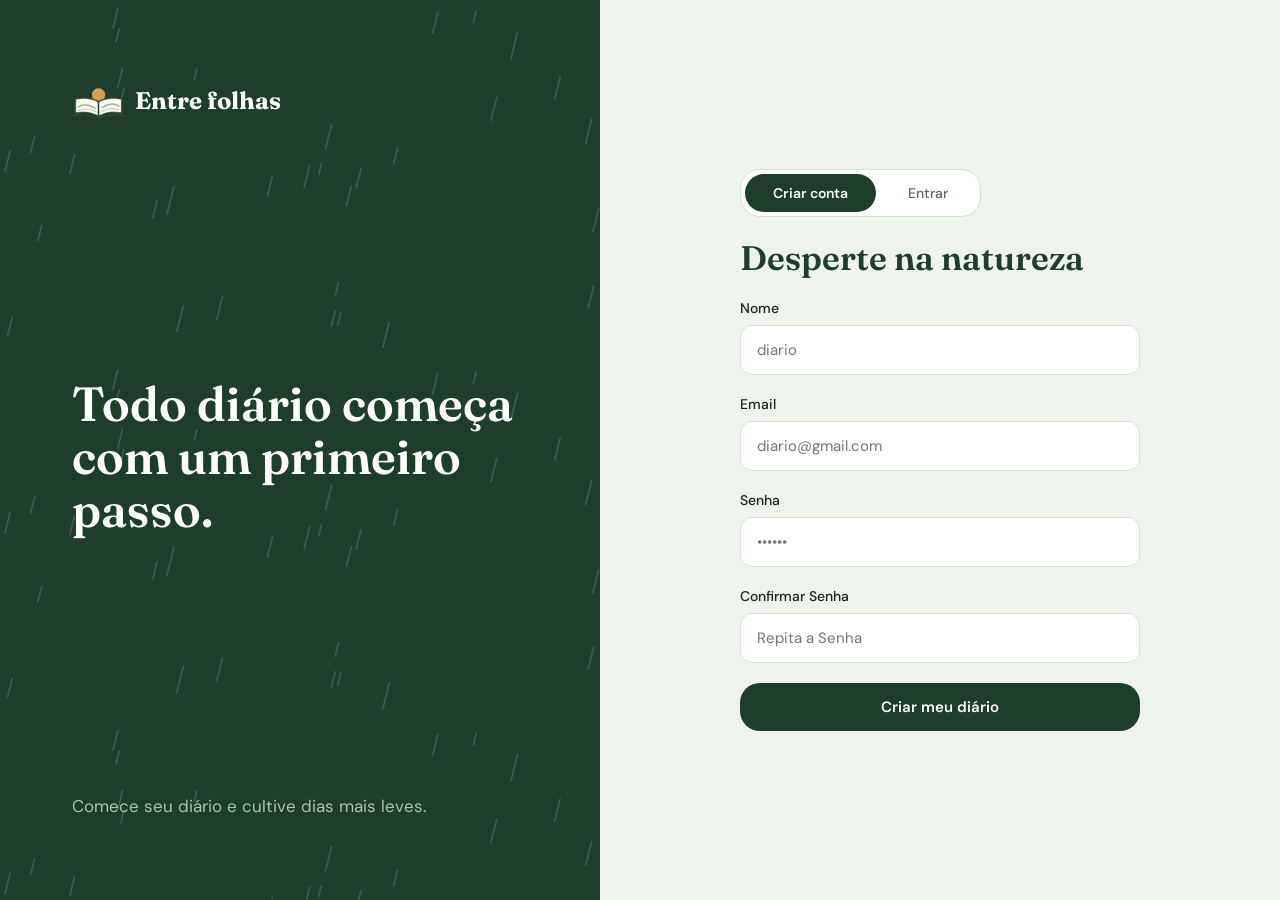
<file: HTML/cadastro.html>
<!DOCTYPE html>
<html lang="pt-BR">

<head>
    <meta charset="UTF-8">
    <meta name="viewport" content="width=device-width, initial-scale=1.0">
    <link rel="stylesheet" href="../CSS/cadastro.css">
    <link rel="icon" type="image/png" href="../imagens/logo-sol-no-livro.png">
    <link rel="preconnect" href="https://fonts.googleapis.com">
    <link
        href="https://fonts.googleapis.com/css2?family=DM+Sans:wght@400;500;600&family=Fraunces:ital,wght@0,600;1,400&display=swap"
        rel="stylesheet">
    <title>Cadastro | Entre folhas</title>
</head>

<body>
    <header class="painel">
        <div class="logo">
            <a href="index.html">
                <img src="../imagens/logo-sol-no-livro.png" alt="Logo: livro aberto com um sol">
                <strong>Entre folhas</strong>
            </a>
        </div>
        <h1>Todo diário começa <br> com um primeiro <br> passo.</h1>
        <span>Comece seu diário e cultive dias mais leves.</span>
    </header>

    <div class="area-formulario">
        <section class="formulario">
            <ul class="abas">
                <li><a class="aba aba-ativa" href="cadastro.html">Criar conta</a></li>
                <li><a class="aba" href="login.html">Entrar</a></li>
            </ul>
            <h2>Desperte na natureza</h2>
            <div class="campo">
                <label for="ipt_nome">Nome</label>
                <input type="text" id="ipt_nome" placeholder="diario">
            </div>
            <div class="campo">
                <label for="ipt_email">Email</label>
                <input type="text" id="ipt_email" placeholder="diario@gmail.com">
                <div class="mensagem-erro" id="email"></div>
            </div>
            <div class="campo">
                <label for="ipt_senha">Senha</label>
                <input type="password" id="ipt_senha" placeholder="••••••">
                <div class="mensagem-erro" id="senha"></div>
            </div>
            <div class="campo">
                <label for="ipt_confirmarSenha">Confirmar Senha</label>
                <input type="password" id="ipt_confirmarSenha" placeholder="Repita a Senha">
                <div class="mensagem-erro" id="confirmarSenha"></div>
            </div>
            <button class="botao-principal" onclick="Cadastro()">Criar meu diário</button>
            <div id="status_cadastro"></div>
        </section>
    </div>
    </body>
    </html>
    <script>
        let usuarios = [];
        function Cadastro() {
            let cadastro = {
                nome: ipt_nome.value,
                email: ipt_email.value,
                senha: ipt_senha.value,
                confirmarSenha: ipt_confirmarSenha.value
            }
            let maiusculas = ['A', 'B', 'C', 'D', 'E', 'F', 'G', 'H', 'I', 'J', 'K', 'L', 'M', 'N', 'O', 'P', 'Q', 'R', 'S', 'T', 'U', 'V', 'W', 'X', 'Y', 'Z'];
            let caracteres = ['!', '@', '#', '$', '%', '^', '&', '*', '(', ')', '-', '_', '=', '+', '[', ']', '{', '}', ';', ':', ',', '.', '?'];
            let email_arroba = cadastro.email.indexOf('@');
            let temMaiuscula = false;
            let temCaractere = false;

            for (let i = 0; i < cadastro.senha.length; i++) {
                let letraAtual = cadastro.senha[i];

                if (maiusculas.includes(letraAtual)) {
                    temMaiuscula = true;
                }
                if (caracteres.includes(letraAtual)) {
                    temCaractere = true;
                }

            }

            ipt_email.classList.remove('ativo');
            ipt_senha.classList.remove('ativo');
            ipt_confirmarSenha.classList.remove('ativo');
            email.textContent = ""
            senha.textContent = ""
            confirmarSenha.textContent = ""
            status_cadastro.textContent = ""
            status_cadastro.classList.remove('erro');

            if (cadastro.nome == "" || cadastro.email == "" || cadastro.senha == "" || cadastro.confirmarSenha == "") {
                status_cadastro.classList.add('erro');
                status_cadastro.textContent = "Preencha todos os campos"
            } else if (email_arroba < 0) {
                ipt_email.classList.add('ativo');
                email.textContent = "Email inválido"
            } else if (cadastro.senha.length < 8) {
                ipt_senha.classList.add('ativo');
                senha.textContent = "A senha precisa ter pelo menos 8 caracteres"
            } else if (temMaiuscula == false) {
                ipt_senha.classList.add('ativo');
                senha.textContent = "A senha precisa ter pelo menos uma letra maiúscula"
            } else if (temCaractere == false) {
                ipt_senha.classList.add('ativo');
                senha.textContent = "A senha precisa ter pelo menos um caractere especial"
            } else if (cadastro.senha !== cadastro.confirmarSenha) {
                ipt_confirmarSenha.classList.add('ativo');
                confirmarSenha.textContent = "As senhas não coincidem"
            } else {
                usuarios.push(cadastro);
                status_cadastro.textContent = "Cadastro realizado com sucesso!"
            }
        }
    </script>
</file>
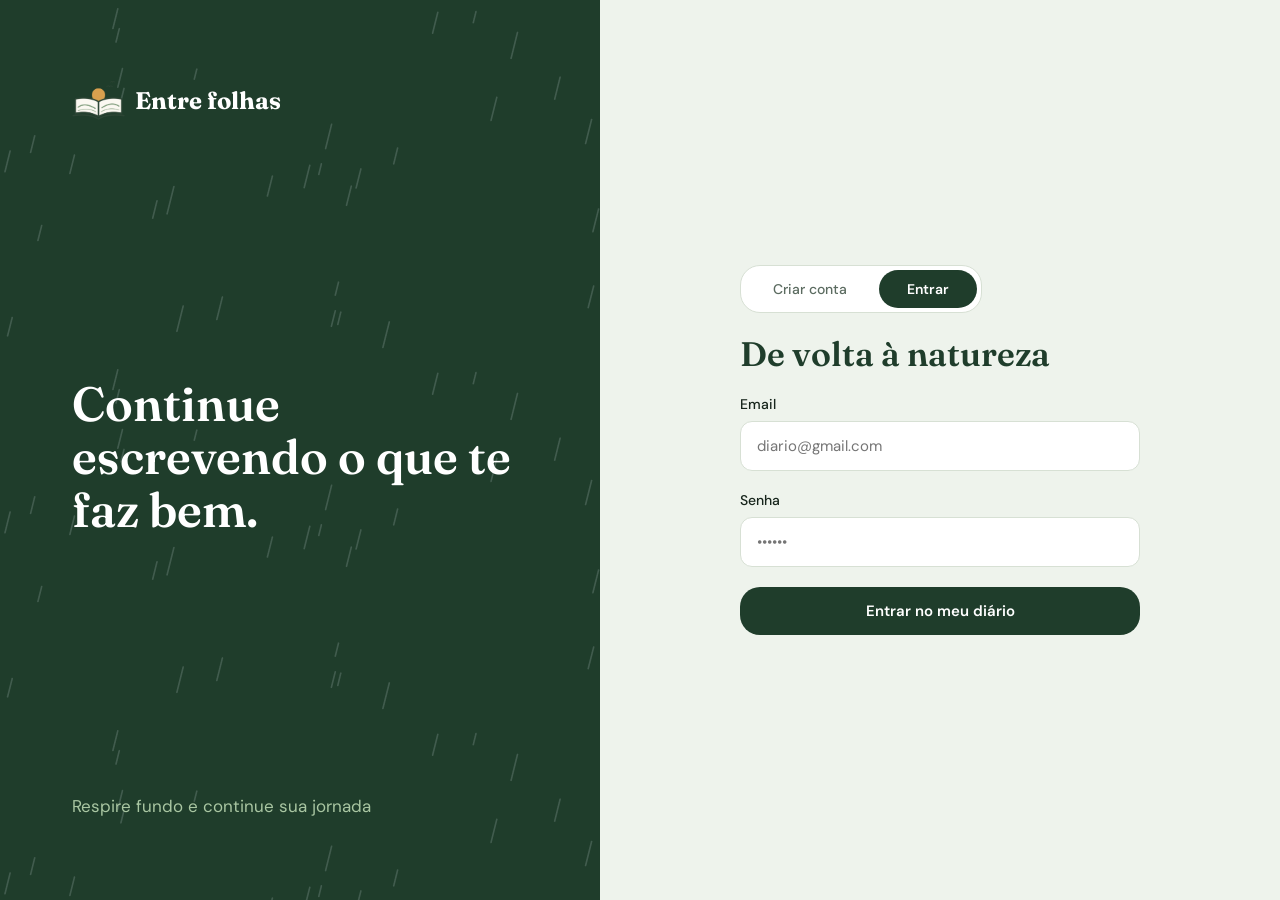
<file: HTML/login.html>
<!DOCTYPE html>
<html lang="pt-BR">

<head>
    <meta charset="UTF-8">
    <meta name="viewport" content="width=device-width, initial-scale=1.0">
    <link rel="stylesheet" href="../CSS/login.css">
    <link rel="icon" type="image/png" href="../imagens/logo-sol-no-livro.png">
    <link rel="preconnect" href="https://fonts.googleapis.com">
    <link href="https://fonts.googleapis.com/css2?family=DM+Sans:wght@400;500;600&family=Fraunces:ital,wght@0,600;1,400&display=swap" rel="stylesheet">
    <title>Login | Entre folhas</title>
</head>

<body>
    <header class="painel">
        <div class="logo">
            <a href="index.html">
                <img src="../imagens/logo-sol-no-livro.png" alt="Logo: livro aberto com um sol">
                <strong>Entre folhas</strong>
            </a>
        </div>
            <h1 id="mensagem_login"></h1>
            <span>Respire fundo e continue sua jornada</span>
    </header>

    <div class="area-formulario">
        <section class="formulario">
            <ul class="abas">
                <li><a class="aba" href="cadastro.html">Criar conta</a></li>
                <li><a class="aba aba-ativa" href="login.html">Entrar</a></li>
            </ul>
            <h2>De volta à natureza</h2>
            <div class="campo">
                <label for="ipt_email">Email</label>
                <input type="text" id="ipt_email" placeholder="diario@gmail.com">
            </div>
            <div class="campo">
                <label for="ipt_senha">Senha</label>
                <input type="password" id="ipt_senha" placeholder="••••••">
            </div>
            <button class="botao-principal" onclick="Entrar()">Entrar no meu diário</button>
            </div>
        </section>
    </div>
</body>
</html>
<script>
    let titulos = ["Continue escrevendo o que te faz bem.", "Retome de onde você parou.", "Mais um dia, mais uma postagem.",
                  "Que bom tê-lo de volta ao seu diário.", "O seu espaço de calma está esperando por você."]
    let aleatoriedade = Math.floor(Math.random() * titulos.length)
    mensagem_login.textContent = titulos[aleatoriedade]
</script>
</file>
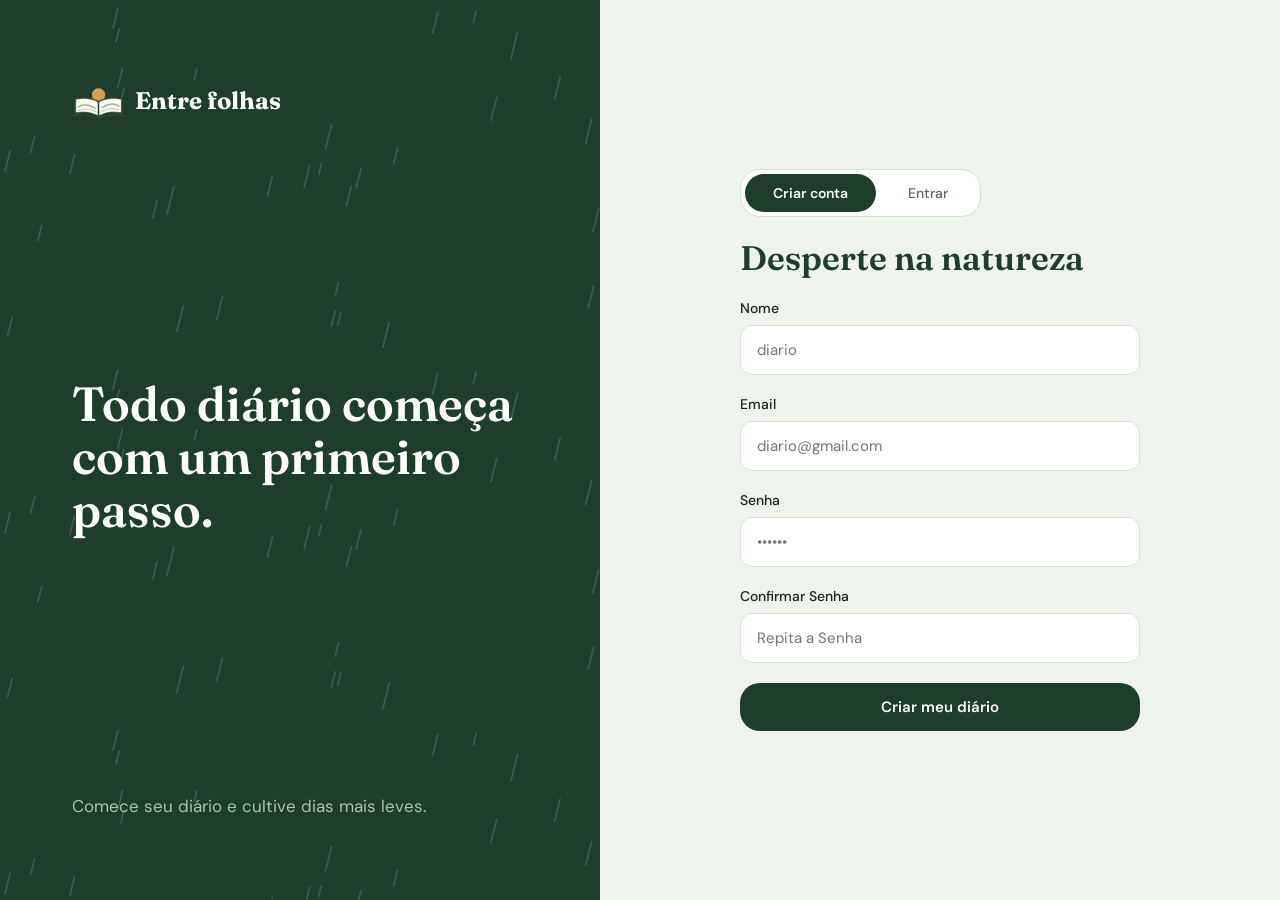
<file: Public/HTML/cadastro.html>
<!DOCTYPE html>
<html lang="pt-BR">

<head>
    <meta charset="UTF-8">
    <meta name="viewport" content="width=device-width, initial-scale=1.0">
    <link rel="stylesheet" href="../CSS/cadastro.css">
    <link rel="icon" type="image/png" href="../imagens/logo-sol-no-livro.png">
    <link rel="preconnect" href="https://fonts.googleapis.com">
    <link
        href="https://fonts.googleapis.com/css2?family=DM+Sans:wght@400;500;600&family=Fraunces:ital,wght@0,600;1,400&display=swap"
        rel="stylesheet">
    <title>Cadastro | Entre folhas</title>
</head>

<body>
    <header class="painel">
        <div class="logo">
            <a href="../index.html">
                <img src="../imagens/logo-sol-no-livro.png" alt="Logo: livro aberto com um sol">
                <strong>Entre folhas</strong>
            </a>
        </div>
        <h1>Todo diário começa <br> com um primeiro <br> passo.</h1>
        <span>Comece seu diário e cultive dias mais leves.</span>
    </header>

    <div class="area-formulario">
        <section class="formulario">
            <ul class="abas">
                <li><a class="aba aba-ativa" href="cadastro.html">Criar conta</a></li>
                <li><a class="aba" href="login.html">Entrar</a></li>
            </ul>
            <h2>Desperte na natureza</h2>
            <div class="campo">
                <label for="ipt_nome">Nome</label>
                <input type="text" id="ipt_nome" placeholder="diario">
            </div>
            <div class="campo">
                <label for="ipt_email">Email</label>
                <input type="text" id="ipt_email" placeholder="diario@gmail.com">
                <div class="mensagem-erro" id="email"></div>
            </div>
            <div class="campo">
                <label for="ipt_senha">Senha</label>
                <input type="password" id="ipt_senha" placeholder="••••••">
                <div class="mensagem-erro" id="senha"></div>
            </div>
            <div class="campo">
                <label for="ipt_confirmarSenha">Confirmar Senha</label>
                <input type="password" id="ipt_confirmarSenha" placeholder="Repita a Senha">
                <div class="mensagem-erro" id="confirmarSenha"></div>
            </div>
            <button class="botao-principal" onclick="Cadastro()">Criar meu diário</button>
            <div id="status_cadastro"></div>
        </section>
    </div>
    <script>
        function Cadastro() {
            let cadastro = {
                nome: ipt_nome.value,
                email: ipt_email.value,
                senha: ipt_senha.value,
                confirmarSenha: ipt_confirmarSenha.value
            }
            let maiusculas = ['A', 'B', 'C', 'D', 'E', 'F', 'G', 'H', 'I', 'J', 'K', 'L', 'M', 'N', 'O', 'P', 'Q', 'R', 'S', 'T', 'U', 'V', 'W', 'X', 'Y', 'Z'];
            let caracteres = ['!', '@', '#', '$', '%', '^', '&', '*', '(', ')', '-', '_', '=', '+', '[', ']', '{', '}', ';', ':', ',', '.', '?'];
            let email_arroba = cadastro.email.indexOf('@');
            let temMaiuscula = false;
            let temCaractere = false;

            for (let i = 0; i < cadastro.senha.length; i++) {
                let letraAtual = cadastro.senha[i];

                if (maiusculas.includes(letraAtual)) {
                    temMaiuscula = true;
                }
                if (caracteres.includes(letraAtual)) {
                    temCaractere = true;
                }

            }

            ipt_email.classList.remove('ativo');
            ipt_senha.classList.remove('ativo');
            ipt_confirmarSenha.classList.remove('ativo');
            email.innerHTML = ``
            senha.innerHTML = ``
            confirmarSenha.innerHTML = ``
            status_cadastro.innerHTML = ``
            status_cadastro.classList.remove('erro');

            if (cadastro.nome == `` || cadastro.email == `` || cadastro.senha == `` || cadastro.confirmarSenha == ``) {
                status_cadastro.classList.add('erro');
                status_cadastro.innerHTML = `Preencha todos os campos`
            } else if (email_arroba < 0) {
                ipt_email.classList.add('ativo');
                email.innerHTML = `Email inválido`
            } else if (cadastro.senha.length < 8) {
                ipt_senha.classList.add('ativo');
                senha.innerHTML = `A senha precisa ter pelo menos 8 caracteres`
            } else if (temMaiuscula == false) {
                ipt_senha.classList.add('ativo');
                senha.innerHTML = `A senha precisa ter pelo menos uma letra maiúscula`
            } else if (temCaractere == false) {
                ipt_senha.classList.add('ativo');
                senha.innerHTML = `A senha precisa ter pelo menos um caractere especial`
            } else if (cadastro.senha !== cadastro.confirmarSenha) {
                ipt_confirmarSenha.classList.add('ativo');
                confirmarSenha.innerHTML = `As senhas não coincidem`
            } else {
                
                fetch("/usuarios/cadastrar", {
                    method: "POST",
                    headers: { "Content-Type": "application/json" },
                    body: JSON.stringify({
                        nomeServer: cadastro.nome,
                        emailServer: cadastro.email,
                        senhaServer: cadastro.senha
                    })
                }).then(function (resposta) {
                    if (resposta.ok) {
                        status_cadastro.innerHTML = `Cadastro realizado com sucesso!`
                        setTimeout(function () {
                            window.location.href = "login.html";
                        }, 3000);
                    } else {
                        status_cadastro.classList.add('erro');
                        status_cadastro.innerHTML = `Não foi possível cadastrar. Verifique se o e-mail já está em uso.`
                    }
                }).catch(function (erro) {
                    status_cadastro.classList.add('erro');
                    status_cadastro.innerHTML = `Erro de conexão. Tente novamente.`;
                    console.log(erro);
                });
            }
        }
    </script>
</body>

</html>
</file>
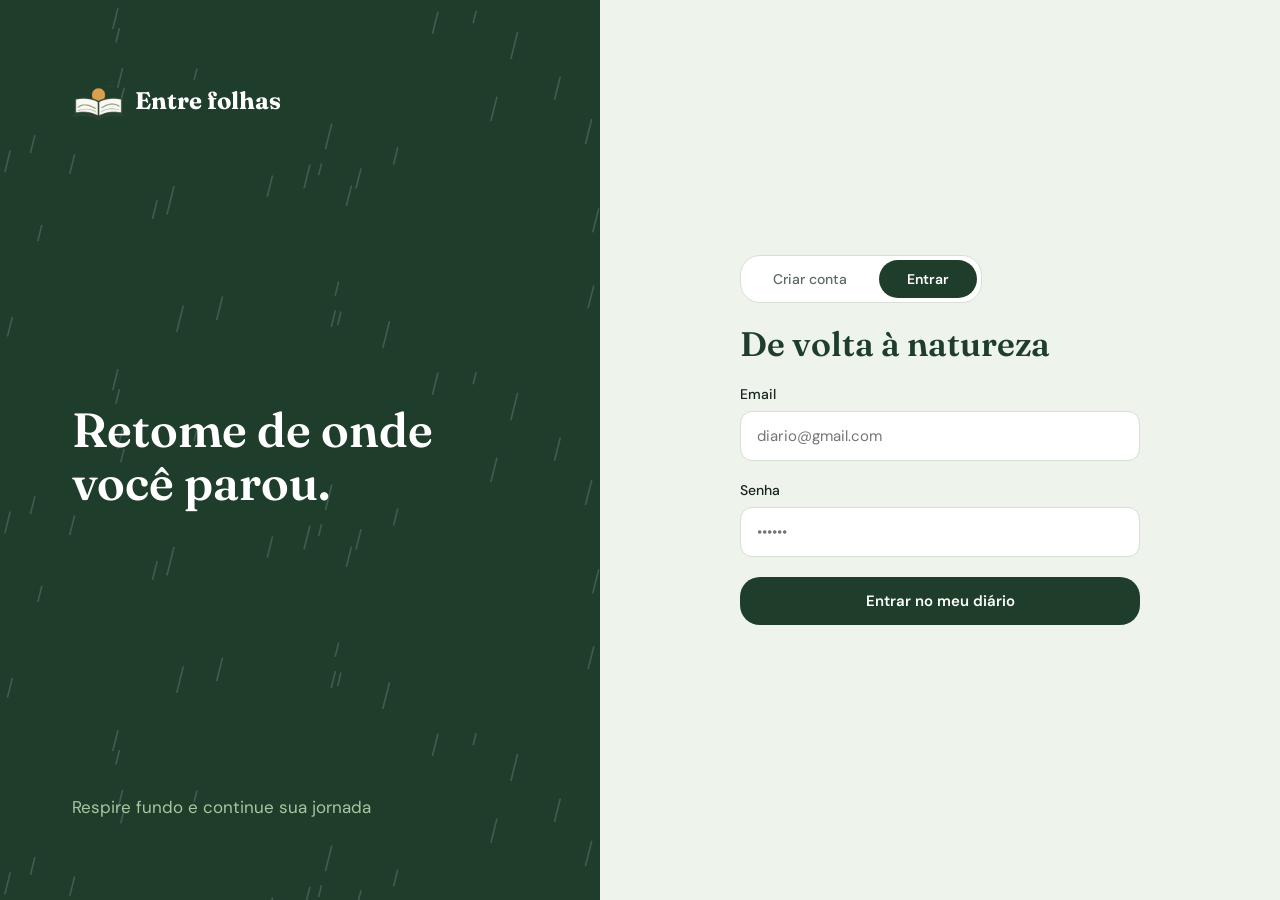
<file: Public/HTML/diario.html>
<!DOCTYPE html>
<html lang="pt-BR">

<head>
    <meta charset="UTF-8">
    <meta name="viewport" content="width=device-width, initial-scale=1.0">
    <link rel="preconnect" href="https://fonts.googleapis.com">
    <link
        href="https://fonts.googleapis.com/css2?family=DM+Sans:wght@400;500;600&family=Fraunces:ital,wght@0,600;1,400&display=swap"
        rel="stylesheet">
    <link rel="stylesheet" href="../CSS/diario.css">
    <link rel="icon" type="image/png" href="../imagens/logo-sol-no-livro.png">
    <title>Meu diário | Entre Folhas</title>
</head>

<body>
    <header class="navbar">
        <div class="logo">
            <a href="diario.html">
                <img src="../imagens/logo-sol-no-livro.png" alt="Logo: livro aberto com um sol">
                <span>Entre Folhas</span>
            </a>
        </div>
        <ul class="nav-links">
            <li><a class="link-ativo" href="diario.html">Meu diário</a></li>
            <li><a href="registro.html">Novo registro</a></li>
            <li><a href="dashboard.html">Dashboard</a></li>
        </ul>
        <div class="nav-usuario">
            <span>Olá, <strong id="nome_usuario">Lucas</strong></span>
            <a class="nav-botoes" onclick="Sair()">Sair</a>
        </div>
    </header>

    <section class="pagina">
        <div class="pagina-topo">
            <div class="pagina-titulo">
                <h1>Meu diário</h1>
                <p>Os seus momentos na natureza, do mais recente para o mais antigo.</p>
            </div>
            <a class="botao-principal" href="registro.html">+ Novo registro</a>
        </div>

        <div class="filtros">
            <button class="botao-filtro filtro-ativo" onclick="filtrar(0, this)">Todos</button>
            <button class="botao-filtro" onclick="filtrar(1, this)">Fauna</button>
            <button class="botao-filtro" onclick="filtrar(2, this)">Flora</button>
            <button class="botao-filtro" onclick="filtrar(3, this)">Paisagem</button>
            <button class="botao-filtro" onclick="filtrar(4, this)">Clima</button>
            <button class="botao-filtro" onclick="filtrar(5, this)">Água</button>
        </div>

        <div class="diario-vazio" id="diario_vazio">
            <h2 id="titulo_vazio">Nenhuma postagem feita ainda</h2>
            <p id="texto_vazio">Que tal guardar o seu primeiro momento na natureza?</p>
            <a class="botao-principal" href="registro.html">Criar meu primeiro registro</a>
        </div>

        <div class="grade-registros" id="lista_registros"></div>
    </section>
</body>

</html>
<script>
    if (sessionStorage.ID_USUARIO == undefined) {
        window.location.href = "login.html"
    }

    nome_usuario.innerHTML = sessionStorage.NOME_USUARIO

    function Sair() {
        sessionStorage.clear()
        window.location.href = "../index.html"
    }

    function listarRegistros() {
        fetch(`/registros/listar/${sessionStorage.ID_USUARIO}`)
            .then(function (resposta) {
                if (resposta.ok) {
                    resposta.json().then(function (registros) {
                        montarCards(registros)
                    })
                } else {
                    console.log("Erro ao buscar os registros")
                }
            })
            .catch(function (erro) {
                console.log(erro)
            })
    }

    let categoriaAtual = 0

    function filtrar(idCategoria, botao) {
        categoriaAtual = idCategoria

        let botoes = document.getElementsByClassName("botao-filtro")
        for (let i = 0; i < botoes.length; i++) {
            botoes[i].classList.remove("filtro-ativo")
        }
        botao.classList.add("filtro-ativo") 

        let url = `/registros/listar/${sessionStorage.ID_USUARIO}`
        if (idCategoria != 0) {
            url = `/registros/listar/${sessionStorage.ID_USUARIO}/${idCategoria}`
        }

        fetch(url)
            .then(function (resposta) {
                if (resposta.ok) {
                    resposta.json().then(function (registros) {
                        montarCards(registros)
                    })
                }
            })
            .catch(function (erro) {
                console.log(erro)
            })
    }

    function montarCards(registros) {
        if (registros.length == 0) {
            if (categoriaAtual == 0) {
                titulo_vazio.innerHTML = "Nenhuma postagem feita ainda"
                texto_vazio.innerHTML = "Que tal guardar o seu primeiro momento na natureza?"
            } else {
                titulo_vazio.innerHTML = "Nenhum registro nessa categoria"
                texto_vazio.innerHTML = "Escolha outra categoria ou registre um novo momento."
            }
            diario_vazio.style.display = "flex"
            lista_registros.innerHTML = ""
        } else {
            diario_vazio.style.display = "none"
            lista_registros.innerHTML = ""

            for (let i = 0; i < registros.length; i++) {
                let registro = registros[i]

                let foto = ""
                if (registro.capa != null) {
                    foto = `<img src="../${registro.capa}">`
                }

                lista_registros.innerHTML += `
                <div class="card-registro">
                    <div class="card-foto">${foto}</div>
                    <div class="card-conteudo">
                        <span class="card-meta">${registro.local} · ${registro.data}</span>
                        <h3>${registro.titulo}</h3>
                        <p>${registro.descricao}</p>
                        <div class="card-chips">
                            <span class="chip-humor">Humor ${registro.humorAntes} → ${registro.humorDepois}</span>
                            <span class="chip-clima">${registro.clima}</span>
                        </div>
                    </div>
                </div>
            `
            }
        }
    }

    listarRegistros()
</script>
</file>
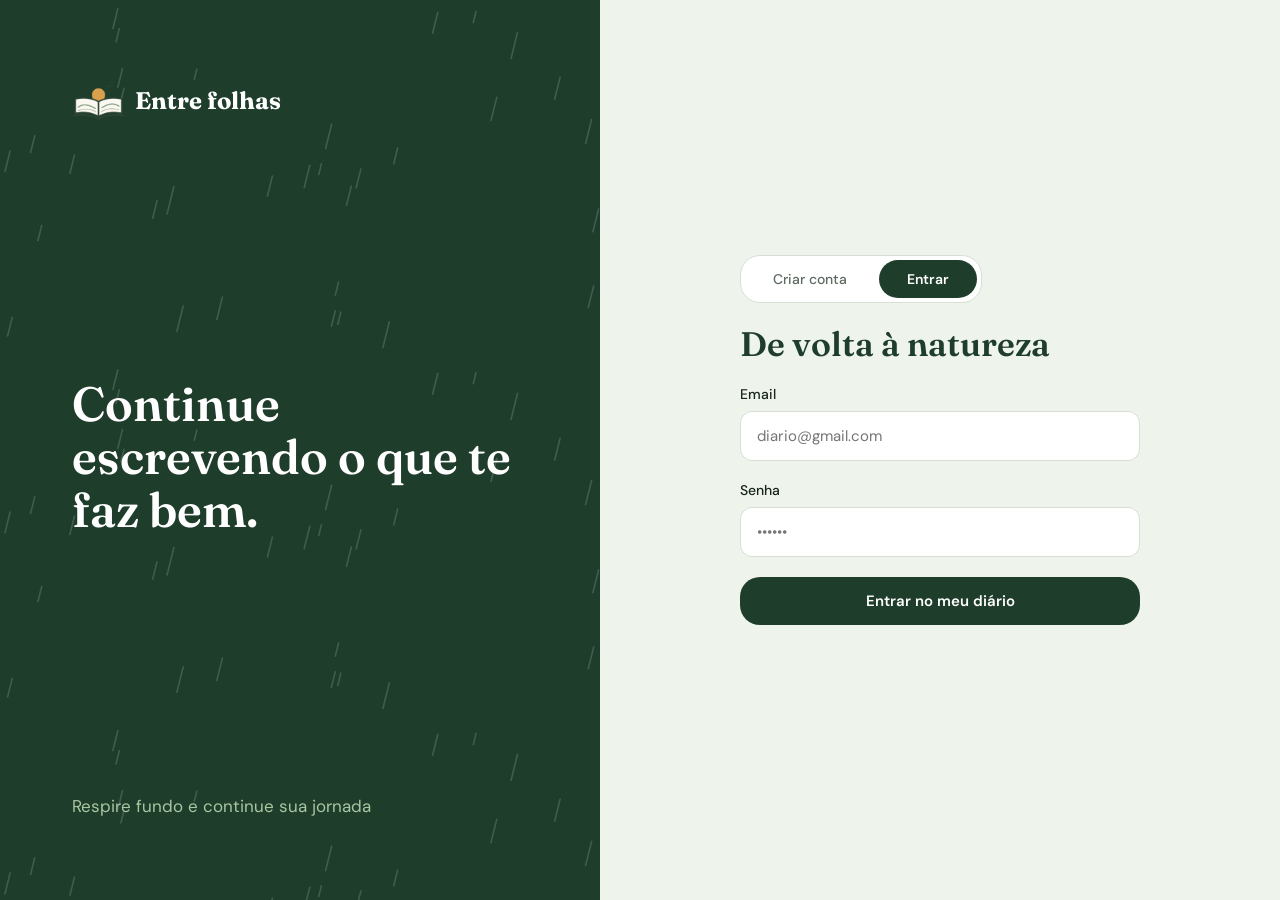
<file: Public/HTML/login.html>
<!DOCTYPE html>
<html lang="pt-BR">

<head>
    <meta charset="UTF-8">
    <meta name="viewport" content="width=device-width, initial-scale=1.0">
    <link rel="stylesheet" href="../CSS/login.css">
    <link rel="icon" type="image/png" href="../imagens/logo-sol-no-livro.png">
    <link rel="preconnect" href="https://fonts.googleapis.com">
    <link
        href="https://fonts.googleapis.com/css2?family=DM+Sans:wght@400;500;600&family=Fraunces:ital,wght@0,600;1,400&display=swap"
        rel="stylesheet">
    <title>Login | Entre folhas</title>
</head>

<body>
    <header class="painel">
        <div class="logo">
            <a href="../index.html">
                <img src="../imagens/logo-sol-no-livro.png" alt="Logo: livro aberto com um sol">
                <strong>Entre folhas</strong>
            </a>
        </div>
        <h1 id="mensagem_login"></h1>
        <span>Respire fundo e continue sua jornada</span>
    </header>

    <div class="area-formulario">
        <section class="formulario">
            <ul class="abas">
                <li><a class="aba" href="cadastro.html">Criar conta</a></li>
                <li><a class="aba aba-ativa" href="login.html">Entrar</a></li>
            </ul>
            <h2>De volta à natureza</h2>
            <div class="campo">
                <label for="ipt_email">Email</label>
                <input type="text" id="ipt_email" placeholder="diario@gmail.com">
            </div>
            <div class="campo">
                <label for="ipt_senha">Senha</label>
                <input type="password" id="ipt_senha" placeholder="••••••">
            </div>
            <button class="botao-principal" onclick="Entrar()">Entrar no meu diário</button>
            <div id="status_login"></div>
        </section>
    </div>
</body>

</html>
<script>
    let titulos = ["Continue escrevendo o que te faz bem.", "Retome de onde você parou.", "Mais um dia, mais uma postagem.",
        "Que bom tê-lo de volta ao seu diário.", "O seu espaço de calma está esperando por você."]
    let aleatoriedade = Math.floor(Math.random() * titulos.length)
    mensagem_login.textContent = titulos[aleatoriedade]

    function Entrar() {
        let login = {
            email: ipt_email.value,
            senha: ipt_senha.value,
        }
        status_login.textContent = "";
        status_login.classList.remove('erro');
        if (login.email == "" || login.senha == "") {
            status_login.classList.add('erro');
            status_login.textContent = "Preencha todos os campos"
        } else {
            fetch("/usuarios/autenticar", {
                method: "POST",
                headers: { "Content-Type": "application/json" },
                body: JSON.stringify({
                    emailServer: login.email,
                    senhaServer: login.senha
                })
            }).then(function (resposta) {
                if (resposta.ok) {
                    resposta.json().then(function (json) {
                        sessionStorage.ID_USUARIO = json.id;
                        sessionStorage.NOME_USUARIO = json.nome;
                        status_login.textContent = "Login realizado com sucesso!"
                        setTimeout(function () {
                            window.location.href = "diario.html";
                        }, 3000);
                    });
                } else {
                    status_login.classList.add('erro');
                    status_login.textContent = "Email ou senha incorretos!"
                }
            }).catch(function (erro) {
                status_login.classList.add('erro');
                status_login.textContent = "Erro de conexão. Tente novamente."
                console.log(erro)
            })
        }
    }
</script>
</file>
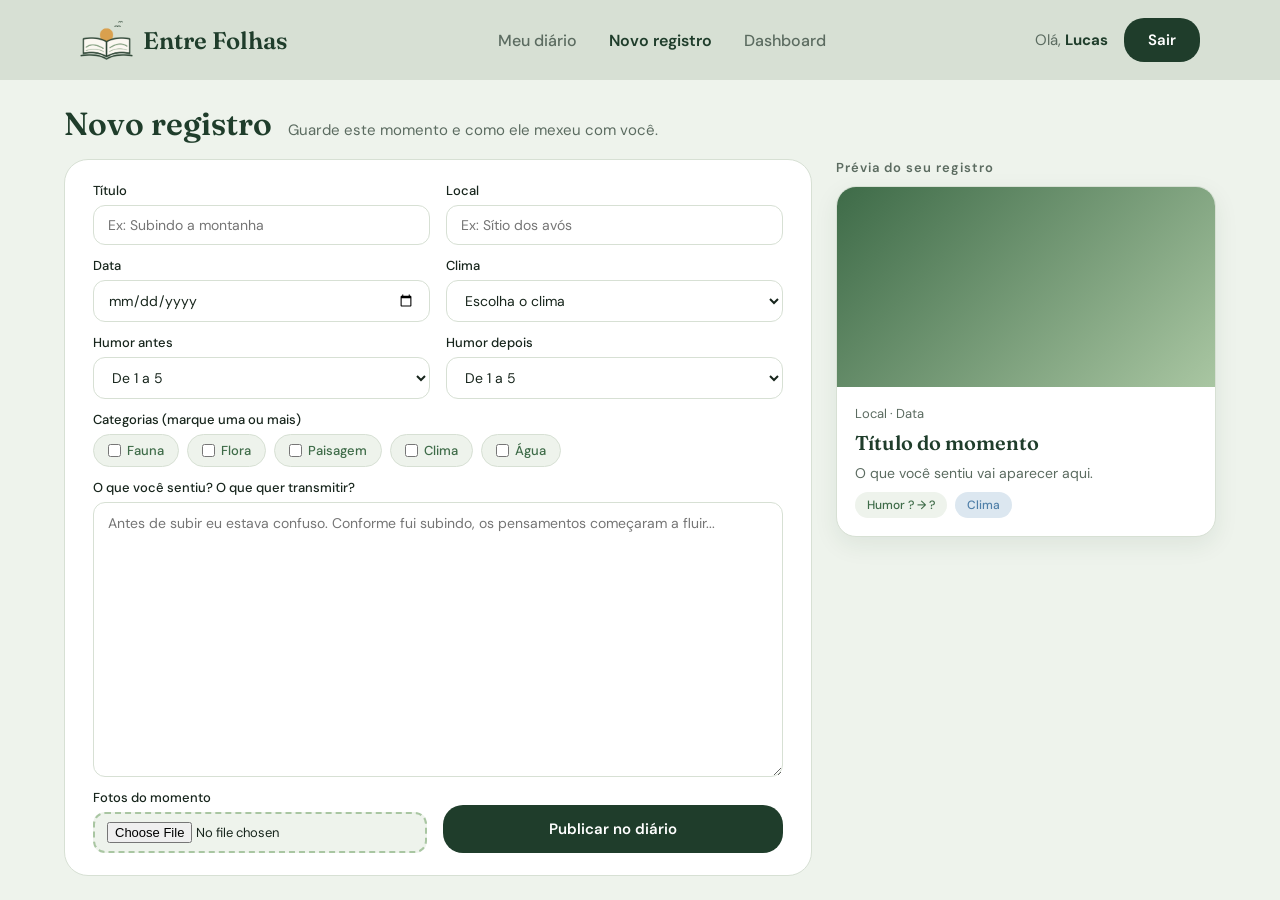
<file: Public/HTML/registro.html>
<!DOCTYPE html>
<html lang="pt-BR">

<head>
    <meta charset="UTF-8">
    <meta name="viewport" content="width=device-width, initial-scale=1.0">
    <link rel="preconnect" href="https://fonts.googleapis.com">
    <link
        href="https://fonts.googleapis.com/css2?family=DM+Sans:wght@400;500;600&family=Fraunces:ital,wght@0,600;1,400&display=swap"
        rel="stylesheet">
    <link rel="stylesheet" href="../CSS/registro.css">
    <link rel="icon" type="image/png" href="../imagens/logo-sol-no-livro.png">
    <title>Novo registro | Entre Folhas</title>
</head>

<body>
    <header class="navbar">
        <div class="logo">
            <a href="diario.html">
                <img src="../imagens/logo-sol-no-livro.png">
                <span>Entre Folhas</span>
            </a>
        </div>
        <ul class="nav-links">
            <li><a href="diario.html">Meu diário</a></li>
            <li><a class="link-ativo" href="registro.html">Novo registro</a></li>
            <li><a href="dashboard.html">Dashboard</a></li>
        </ul>
        <div class="nav-usuario">
            <span>Olá, <strong id="nome_usuario">Lucas</strong></span>
            <a class="nav-botoes" onclick="Sair()">Sair</a>
        </div>
    </header>

    <section class="pagina-compacta">
        <div class="titulo-compacto">
            <h1>Novo registro</h1>
            <p>Guarde este momento e como ele mexeu com você.</p>
        </div>

        <div class="area-registro">
            <section class="formulario">
                <div class="linha">
                    <div class="campo">
                        <label for="ipt_titulo">Título</label>
                        <input type="text" id="ipt_titulo" placeholder="Ex: Subindo a montanha"
                            oninput="atualizarPrevia()">
                    </div>
                    <div class="campo">
                        <label for="ipt_local">Local</label>
                        <input type="text" id="ipt_local" placeholder="Ex: Sítio dos avós" oninput="atualizarPrevia()">
                    </div>
                </div>

                <div class="linha">
                    <div class="campo">
                        <label for="ipt_data">Data</label>
                        <input type="date" id="ipt_data" onchange="atualizarPrevia()">
                    </div>
                    <div class="campo">
                        <label for="slc_clima">Clima</label>
                        <select id="slc_clima" onchange="atualizarPrevia()">
                            <option value="">Escolha o clima</option>
                            <option value="Ensolarado">Ensolarado</option>
                            <option value="Nublado">Nublado</option>
                            <option value="Chuvoso">Chuvoso</option>
                        </select>
                    </div>
                </div>

                <div class="linha">
                    <div class="campo">
                        <label for="slc_humor_antes">Humor antes</label>
                        <select id="slc_humor_antes" onchange="atualizarPrevia()">
                            <option value="">De 1 a 5</option>
                            <option value="1">1 · Muito mal</option>
                            <option value="2">2 · Mal</option>
                            <option value="3">3 · Mais ou menos</option>
                            <option value="4">4 · Bem</option>
                            <option value="5">5 · Muito bem</option>
                        </select>
                    </div>
                    <div class="campo">
                        <label for="slc_humor_depois">Humor depois</label>
                        <select id="slc_humor_depois" onchange="atualizarPrevia()">
                            <option value="">De 1 a 5</option>
                            <option value="1">1 · Muito mal</option>
                            <option value="2">2 · Mal</option>
                            <option value="3">3 · Mais ou menos</option>
                            <option value="4">4 · Bem</option>
                            <option value="5">5 · Muito bem</option>
                        </select>
                    </div>
                </div>

                <div class="campo">
                    <label>Categorias <span class="dica">(marque uma ou mais)</span></label>
                    <div class="categorias">
                        <label class="chip-categoria">
                            <input type="checkbox" name="categoria" value="1" onchange="atualizarPrevia()"> Fauna
                        </label>
                        <label class="chip-categoria">
                            <input type="checkbox" name="categoria" value="2" onchange="atualizarPrevia()"> Flora
                        </label>
                        <label class="chip-categoria">
                            <input type="checkbox" name="categoria" value="3" onchange="atualizarPrevia()"> Paisagem
                        </label>
                        <label class="chip-categoria">
                            <input type="checkbox" name="categoria" value="4" onchange="atualizarPrevia()"> Clima
                        </label>
                        <label class="chip-categoria">
                            <input type="checkbox" name="categoria" value="5" onchange="atualizarPrevia()"> Água
                        </label>
                    </div>
                </div>

                <div class="campo campo-descricao">
                    <label for="ipt_descricao">O que você sentiu? O que quer transmitir?</label>
                    <textarea id="ipt_descricao" maxlength="264"
                        placeholder="Antes de subir eu estava confuso. Conforme fui subindo, os pensamentos começaram a fluir..."
                        oninput="atualizarPrevia()"></textarea>
                </div>

                <div class="linha linha-final">
                    <div class="campo area-fotos">
                        <label for="ipt_fotos">Fotos do momento</label>
                        <input type="file" id="ipt_fotos" accept="image/*" onchange="atualizarPrevia()">
                    </div>
                    <button class="botao-principal" onclick="Publicar()">Publicar no diário</button>
                </div>
                <div id="status_registro"></div>
            </section>

            <div class="previa">
                <span class="previa-rotulo">Prévia do seu registro</span>
                <div class="card-registro">
                    <div class="card-foto" id="previa_foto"></div>
                    <div class="card-conteudo">
                        <span class="card-meta"><span id="previa_local">Local</span> · <span
                                id="previa_data">Data</span></span>
                        <h3 id="previa_titulo">Título do momento</h3>
                        <p id="previa_descricao">O que você sentiu vai aparecer aqui.</p>
                        <div class="card-chips">
                            <span class="chip-humor" id="previa_humor">Humor ? → ?</span>
                            <span class="chip-clima" id="previa_clima">Clima</span>
                        </div>
                        <div class="card-chips" id="previa_categorias"></div>
                    </div>
                </div>
            </div>
        </div>
    </section>
</body>
</html>
<script>
    function atualizarPrevia() {

        if (sessionStorage.ID_USUARIO == undefined) {
            window.location.href = "login.html"
        }

        nome_usuario.innerHTML = sessionStorage.NOME_USUARIO

        function Sair() {
            sessionStorage.clear()
            window.location.href = "../index.html"
        }

        if (ipt_titulo.value == "") {
            previa_titulo.innerHTML = `Título do momento`
        } else {
            previa_titulo.innerHTML = ipt_titulo.value
        }
        if (ipt_local.value == "") {
            previa_local.innerHTML = `Local`
        } else {
            previa_local.innerHTML = ipt_local.value
        }
        if (ipt_descricao.value == "") {
            previa_descricao.innerHTML = `Antes de subir eu estava confuso. Conforme fui subindo, os pensamentos começaram a fluir...`
        } else {
            previa_descricao.innerHTML = ipt_descricao.value
        }
        if (slc_clima.value == "") {
            previa_clima.innerHTML = `Clima`
        } else {
            previa_clima.innerHTML = slc_clima.value
        }
        if (ipt_data.value == "") {
            previa_data.innerHTML = `Data`
        } else {
            let partes = ipt_data.value.split("-")
            previa_data.innerHTML = `${partes[2]}/${partes[1]}/${partes[0]}`
        }
        if (ipt_fotos.files.length == 0) {
            previa_foto.innerHTML = ""
        } else {
            let endereco = URL.createObjectURL(ipt_fotos.files[0])
            previa_foto.innerHTML = `<img src="${endereco}">`
        }

        let humorAntes = slc_humor_antes.value
        let humorDepois = slc_humor_depois.value
        previa_humor.innerHTML = `Humor ${humorAntes}  →  ${humorDepois}`

        let nomesCategorias = ["Fauna", "Flora", "Paisagem", "Clima", "Água"]
        let categorias = document.getElementsByName("categoria")

        previa_categorias.innerHTML = ""
        for (let i = 0; i < categorias.length; i++) {
            if (categorias[i].checked) {
                previa_categorias.innerHTML += '<span class="chip-categoria-previa">' + nomesCategorias[i] + '</span>'
            }
        }

    }
    function Publicar() {
        status_registro.textContent = ""
        status_registro.classList.remove('erro')

        let categorias = document.getElementsByName("categoria")
        let marcadas = []
        for (let i = 0; i < categorias.length; i++) {
            if (categorias[i].checked) {
                marcadas.push(categorias[i].value)
            }
        }

        if (ipt_titulo.value == "" || ipt_local.value == "" || ipt_data.value == "" || ipt_descricao.value == "") {
            status_registro.classList.add('erro')
            status_registro.textContent = "Preencha título, local, data e descrição"
        } else if (slc_clima.value == "" || slc_humor_antes.value == "" || slc_humor_depois.value == "") {
            status_registro.classList.add('erro')
            status_registro.textContent = "Escolha o clima e o humor de antes e depois"
        } else if (marcadas.length == 0) {
            status_registro.classList.add('erro')
            status_registro.textContent = "Marque pelo menos uma categoria"
        } else {
            let formData = new FormData()
            formData.append('tituloServer', ipt_titulo.value)
            formData.append('localServer', ipt_local.value)
            formData.append('dataServer', ipt_data.value)
            formData.append('climaServer', slc_clima.value)
            formData.append('humorAntesServer', slc_humor_antes.value)
            formData.append('humorDepoisServer', slc_humor_depois.value)
            formData.append('descricaoServer', ipt_descricao.value)
            formData.append('idUsuarioServer', sessionStorage.ID_USUARIO)
            formData.append('categoriasServer', marcadas.join(","))

            if (ipt_fotos.files.length > 0) {
                formData.append('foto', ipt_fotos.files[0])
            }

            fetch("/registros/cadastrar", {
                method: "POST",
                body: formData
            }).then(function (resposta) {
                if (resposta.ok) {
                    status_registro.textContent = "Registro publicado no seu diário!"
                    setTimeout(function () {
                        window.location.href = "diario.html"
                    }, 2000)
                } else {
                    status_registro.classList.add('erro')
                    status_registro.textContent = "Não foi possível salvar. Tente de novo."
                }
            }).catch(function (erro) {
                status_registro.classList.add('erro')
                status_registro.textContent = "Erro de conexão. Tente novamente."
                console.log(erro)
            })
        }
    }

</script>
</file>
<file: CSS/cadastro.css>
* {
    margin: 0;
    padding: 0;
    box-sizing: border-box;
}

body {
    background-color: #EEF3EC;
    color: #17251C;
    font-family: 'DM Sans', sans-serif;
    display: flex;
    min-height: 100vh;
}
.painel{
    background-color: #1F3D2B;
    background-image: url("../imagens/Chuva.png");
    animation: chuva-caindo 3s linear infinite;
    width: 600px;
    padding: 80px 72px;
    display: flex;
    flex-direction: column;
    justify-content: space-between;
    color: #ffffff;
}
@keyframes chuva-caindo{
    from{
        background-position: 0 0;
    }
    to{
        background-position: 0 361px;
    }
}
.logo{
    display: flex;
    justify-content: flex-start;
    align-items: center;
    gap: 10px;
    font-family: 'Fraunces', serif;
    font-size: 24px;
    font-weight: 600;
    color: #ffffff;
}
.logo a {
  display: flex;
  align-items: center;
  gap: 10px;
  text-decoration: none;
  font-family: 'Fraunces', serif;
  font-size: 24px;
  font-weight: 600;
  color: #ffffff;
}

.logo img{
    height: 40px;
}
.painel h1{
    font-family: 'Fraunces', serif;
    font-size: 48px;
    font-weight: 600;
    line-height: 1.1;
    color: #ffffff;
}
.painel span{
    font-size: 17px;
    line-height: 1.5;
    color: #A9C6A2;
}
.area-formulario{
    flex: 1;
    display: flex;
    justify-content: center;
    align-items: center;
    padding: 48px;
}
.formulario{
    width: 400px;
    display: flex;
    flex-direction: column;
    gap: 20px;
}
.abas{
    list-style: none;
    display: flex;
    gap: 4px;
    align-self: flex-start;
    background-color: #ffffff;
    border: 1px solid #D7E0D4;
    border-radius: 20px;
    padding: 4px;
}
.aba{
    display: block;
    padding: 10px 28px;
    border-radius: 20px;
    text-decoration: none;
    color: #5B6B60;
    font-size: 14px;
    font-weight: 500;
    transition: background-color 0.3s ease, color 0.3s ease;
}
.aba:hover{
    color: #1F3D2B;
}
.aba-ativa{
    background-color: #1F3D2B;
    color: #ffffff;
    font-weight: 600;
}
.aba-ativa:hover{
    color: #ffffff;
}
.formulario h2{
    font-family: 'Fraunces', serif;
    font-size: 34px;
    font-weight: 600;
    color: #1F3D2B;
}
.campo{
    display: flex;
    flex-direction: column;
    gap: 8px;
}
.campo label{
    font-size: 14px;
    font-weight: 500;
}
.campo input{
    padding: 14px 16px;
    background-color: #ffffff;
    border: 1px solid #D7E0D4;
    border-radius: 12px;
    font-family: 'DM Sans', sans-serif;
    font-size: 15px;
    color: #17251C;
    transition: border-color 0.3s ease;
}
.campo input:focus{
    outline: none;
    border-color: #3E6B48;
}
.campo input.ativo,
.campo input.ativo:focus{
    border-color: #C0392B;
}
.mensagem-erro{
    font-size: 13px;
    color: #C0392B;
}
.mensagem-erro:empty{
    display: none;
}
#status_cadastro{
    font-size: 14px;
    font-weight: 500;
    color: #3E6B48;
    text-align: center;
}
#status_cadastro.erro{
    color: #C0392B;
}
#status_cadastro:empty{
    display: none;
}

.botao-principal{
    color: white;
    background-color: #1F3D2B;
    border: none;
    padding: 14px;
    border-radius: 20px;
    font-family: 'DM Sans', sans-serif;
    font-size: 15px;
    font-weight: 600;
    cursor: pointer;
    transition: background-color 0.3s ease, transform 0.2s ease;
}
.botao-principal:hover{
    background-color: #3E6B48;
    transform: translateY(-2px);
}
</file>
<file: CSS/login.css>
* {
    margin: 0;
    padding: 0;
    box-sizing: border-box;
}

body {
    background-color: #EEF3EC;
    color: #17251C;
    font-family: 'DM Sans', sans-serif;
    display: flex;
    min-height: 100vh;
}
.painel{
    background-color: #1F3D2B;
    background-image: url("../imagens/Chuva.png");
    animation: chuva-caindo 3s linear infinite;
    width: 600px;
    padding: 80px 72px;
    display: flex;
    flex-direction: column;
    justify-content: space-between;
    color: #ffffff;
}
@keyframes chuva-caindo{
    from{
        background-position: 0 0;
    }
    to{
        background-position: 0 361px;
    }
}
.logo{
    display: flex;
    align-items: center;
    gap: 10px;
    font-family: 'Fraunces', serif;
    font-size: 24px;
    font-weight: 600;
    color: #ffffff;
}
.logo a {
  display: flex;
  align-items: center;
  gap: 10px;
  text-decoration: none; 
  font-family: 'Fraunces', serif;
  font-size: 24px;
  font-weight: 600;
  color: #ffffff;
}

.logo img{
    height: 40px;
}
.painel h1{
    font-family: 'Fraunces', serif;
    font-size: 48px;
    font-weight: 600;
    line-height: 1.1;
    color: #ffffff;
}
.painel span{
    font-size: 17px;
    line-height: 1.5;
    color: #A9C6A2;
}
.painel-rodape{
    font-size: 14px;
    color: #DCE7F0;
}
.area-formulario{
    flex: 1;
    display: flex;
    justify-content: center;
    align-items: center;
    padding: 48px;
}
.formulario{
    width: 400px;
    display: flex;
    flex-direction: column;
    gap: 20px;
}
.abas{
    list-style: none;
    display: flex;
    gap: 4px;
    align-self: flex-start;
    background-color: #ffffff;
    border: 1px solid #D7E0D4;
    border-radius: 20px;
    padding: 4px;
}
.aba{
    display: block;
    padding: 10px 28px;
    border-radius: 20px;
    text-decoration: none;
    color: #5B6B60;
    font-size: 14px;
    font-weight: 500;
    transition: background-color 0.3s ease, color 0.3s ease;
}
.aba:hover{
    color: #1F3D2B;
}
.aba-ativa{
    background-color: #1F3D2B;
    color: #ffffff;
    font-weight: 600;
}
.aba-ativa:hover{
    color: #ffffff;
}
.formulario h2{
    font-family: 'Fraunces', serif;
    font-size: 34px;
    font-weight: 600;
    color: #1F3D2B;
}
.campo{
    display: flex;
    flex-direction: column;
    gap: 8px;
}
.campo label{
    font-size: 14px;
    font-weight: 500;
}
.campo input{
    padding: 14px 16px;
    background-color: #ffffff;
    border: 1px solid #D7E0D4;
    border-radius: 12px;
    font-family: 'DM Sans', sans-serif;
    font-size: 15px;
    color: #17251C;
    transition: border-color 0.3s ease;
}
.campo input:focus{
    outline: none;
    border-color: #4F7FA8;
}
.botao-principal{
    color: white;
    background-color: #1F3D2B;
    border: none;
    padding: 14px;
    border-radius: 20px;
    font-family: 'DM Sans', sans-serif;
    font-size: 15px;
    font-weight: 600;
    cursor: pointer;
    transition: background-color 0.3s ease, transform 0.2s ease;
}
.botao-principal:hover{
    background-color: #3E6B48;
    transform: translateY(-2px);
}
.link-cadastro{
    display: flex;
    gap: 6px;
    font-size: 14px;
    color: #5B6B60;
}
.link-cadastro a{
    color: #4F7FA8;
    font-weight: 600;
    text-decoration: none;
}
.link-cadastro a:hover{
    text-decoration: underline;
}
</file>
<file: Public/CSS/cadastro.css>
* {
    margin: 0;
    padding: 0;
    box-sizing: border-box;
}

body {
    background-color: #EEF3EC;
    color: #17251C;
    font-family: 'DM Sans', sans-serif;
    display: flex;
    min-height: 100vh;
}
.painel{
    background-color: #1F3D2B;
    background-image: url("../imagens/Chuva.png");
    animation: chuva-caindo 3s linear infinite;
    width: 600px;
    padding: 80px 72px;
    display: flex;
    flex-direction: column;
    justify-content: space-between;
    color: #ffffff;
}
@keyframes chuva-caindo{
    from{
        background-position: 0 0;
    }
    to{
        background-position: 0 361px;
    }
}
.logo{
    display: flex;
    justify-content: flex-start;
    align-items: center;
    gap: 10px;
    font-family: 'Fraunces', serif;
    font-size: 24px;
    font-weight: 600;
    color: #ffffff;
}
.logo a {
  display: flex;
  align-items: center;
  gap: 10px;
  text-decoration: none;
  font-family: 'Fraunces', serif;
  font-size: 24px;
  font-weight: 600;
  color: #ffffff;
}

.logo img{
    height: 40px;
}
.painel h1{
    font-family: 'Fraunces', serif;
    font-size: 48px;
    font-weight: 600;
    line-height: 1.1;
    color: #ffffff;
}
.painel span{
    font-size: 17px;
    line-height: 1.5;
    color: #A9C6A2;
}
.area-formulario{
    flex: 1;
    display: flex;
    justify-content: center;
    align-items: center;
    padding: 48px;
}
.formulario{
    width: 400px;
    display: flex;
    flex-direction: column;
    gap: 20px;
}
.abas{
    list-style: none;
    display: flex;
    gap: 4px;
    align-self: flex-start;
    background-color: #ffffff;
    border: 1px solid #D7E0D4;
    border-radius: 20px;
    padding: 4px;
}
.aba{
    display: block;
    padding: 10px 28px;
    border-radius: 20px;
    text-decoration: none;
    color: #5B6B60;
    font-size: 14px;
    font-weight: 500;
    transition: background-color 0.3s ease, color 0.3s ease;
}
.aba:hover{
    color: #1F3D2B;
}
.aba-ativa{
    background-color: #1F3D2B;
    color: #ffffff;
    font-weight: 600;
}
.aba-ativa:hover{
    color: #ffffff;
}
.formulario h2{
    font-family: 'Fraunces', serif;
    font-size: 34px;
    font-weight: 600;
    color: #1F3D2B;
}
.campo{
    display: flex;
    flex-direction: column;
    gap: 8px;
}
.campo label{
    font-size: 14px;
    font-weight: 500;
}
.campo input{
    padding: 14px 16px;
    background-color: #ffffff;
    border: 1px solid #D7E0D4;
    border-radius: 12px;
    font-family: 'DM Sans', sans-serif;
    font-size: 15px;
    color: #17251C;
    transition: border-color 0.3s ease;
}
.campo input:focus{
    outline: none;
    border-color: #3E6B48;
}
.campo input.ativo,
.campo input.ativo:focus{
    border-color: #C0392B;
}
.mensagem-erro{
    font-size: 13px;
    color: #C0392B;
}
.mensagem-erro:empty{
    display: none;
}
#status_cadastro{
    font-size: 14px;
    font-weight: 500;
    color: #3E6B48;
    text-align: center;
}
#status_cadastro.erro{
    color: #C0392B;
}
#status_cadastro:empty{
    display: none;
}

.botao-principal{
    color: white;
    background-color: #1F3D2B;
    border: none;
    padding: 14px;
    border-radius: 20px;
    font-family: 'DM Sans', sans-serif;
    font-size: 15px;
    font-weight: 600;
    cursor: pointer;
    transition: background-color 0.3s ease, transform 0.2s ease;
}
.botao-principal:hover{
    background-color: #3E6B48;
    transform: translateY(-2px);
}
</file>
<file: Public/CSS/diario.css>
* {
    margin: 0;
    padding: 0;
    box-sizing: border-box;
}

body {
    background-color: #EEF3EC;
    color: #17251C;
    font-family: 'DM Sans', sans-serif;
}

header {
    background-color: #D7E0D4;
    padding: 0 80px;
    position: sticky;
    top: 0;
    left: 0;
    width: 100%;
    z-index: 1000;
}
.navbar{
    max-width: 100%;
    margin: 0 auto;
    height: 80px;
    display: flex;
    justify-content: space-between;
    align-items: center;
}
.logo a {
    display: flex;
    align-items: center;
    gap: 10px;
    text-decoration: none;
    font-family: 'Fraunces', serif;
    font-size: 24px;
    font-weight: 600;
    color: #1F3D2B;
}
.logo img{
    height: 40px;
    display: block;
}
.nav-links{
    list-style: none;
    display: flex;
    gap: 32px;
}
.nav-links a{
    color: #5B6B60;
    text-decoration: none;
    font-size: 16px;
    font-weight: 500;
    transition: color 0.3s ease;
}
.nav-links a:hover{
    color: #1F3D2B;
}
.nav-links .link-ativo{
    color: #1F3D2B;
    font-weight: 600;
}
.nav-usuario{
    display: flex;
    gap: 16px;
    align-items: center;
    font-size: 15px;
    color: #5B6B60;
}
.nav-usuario strong{
    color: #1F3D2B;
}
.nav-botoes{
    color: white;
    background-color: #1F3D2B;
    border: none;
    padding: 12px 24px;
    border-radius: 20px;
    font-family: 'DM Sans', sans-serif;
    font-size: 15px;
    font-weight: 600;
    cursor: pointer;
    transition: background-color 0.3s ease, transform 0.2s ease;
    text-decoration: none;
}
.nav-botoes:hover{
    background-color: #3E6B48;
    transform: translateY(-2px);
}

.pagina{
    padding: 56px 80px 96px;
    display: flex;
    flex-direction: column;
    gap: 32px;
}
.pagina-topo{
    display: flex;
    justify-content: space-between;
    align-items: flex-end;
    gap: 24px;
}
.pagina-titulo{
    display: flex;
    flex-direction: column;
    gap: 10px;
}
.pagina-titulo h1{
    font-family: 'Fraunces', serif;
    font-size: 52px;
    font-weight: 600;
    color: #1F3D2B;
}
.pagina-titulo p{
    font-size: 18px;
    line-height: 1.5;
    color: #5B6B60;
    max-width: 560px;
}
.botao-principal{
    color: white;
    background-color: #1F3D2B;
    border: none;
    padding: 14px 28px;
    border-radius: 20px;
    font-family: 'DM Sans', sans-serif;
    font-size: 15px;
    font-weight: 600;
    text-decoration: none;
    cursor: pointer;
    transition: background-color 0.3s ease, transform 0.2s ease;
}
.botao-principal:hover{
    background-color: #3E6B48;
    transform: translateY(-2px);
}

.diario-vazio{
    display: flex;
    flex-direction: column;
    align-items: center;
    gap: 16px;
    background-color: #ffffff;
    border: 2px dashed #A9C6A2;
    border-radius: 24px;
    padding: 64px;
    text-align: center;
}
.diario-vazio h2{
    font-family: 'Fraunces', serif;
    font-size: 28px;
    color: #1F3D2B;
}
.diario-vazio p{
    color: #5B6B60;
}

.grade-registros{
    display: flex;
    flex-wrap: wrap;
    gap: 32px;
}
.card-registro{
    width: calc((100% - 64px) / 3);
    background-color: #ffffff;
    border: 1px solid #D7E0D4;
    border-radius: 20px;
    overflow: hidden;
    box-shadow: 0 8px 24px rgba(31, 61, 43, 0.08);
    transition: transform 0.2s ease;
}
.card-registro:hover{
    transform: translateY(-4px);
}
.card-foto{
    height: 240px;
    background-image: linear-gradient(135deg, #3E6B48, #A9C6A2);
}
.card-foto img{
    width: 100%;
    height: 100%;
    object-fit: cover;
    display: block;
}
.card-conteudo{
    padding: 20px;
    display: flex;
    flex-direction: column;
    gap: 10px;
}
.card-meta{
    font-size: 14px;
    color: #5B6B60;
}
.card-conteudo h3{
    font-family: 'Fraunces', serif;
    font-size: 20px;
    font-weight: 600;
    color: #1F3D2B;
}
.card-conteudo p{
    font-size: 15px;
    line-height: 1.5;
    color: #5B6B60;
}
.card-chips{
    display: flex;
    gap: 8px;
}
.chip-humor{
    background-color: #EEF3EC;
    color: #3E6B48;
    font-size: 13px;
    font-weight: 500;
    padding: 6px 12px;
    border-radius: 20px;
}
.chip-clima{
    background-color: #DCE7F0;
    color: #4F7FA8;
    font-size: 13px;
    font-weight: 500;
    padding: 6px 12px;
    border-radius: 20px;
}

.filtros{
    display: flex;
    flex-wrap: wrap;
    gap: 10px;
}
.botao-filtro{
    background-color: #ffffff;
    color: #1F3D2B;
    border: 1px solid #A9C6A2;
    padding: 8px 18px;
    border-radius: 20px;
    font-family: 'DM Sans', sans-serif;
    font-size: 14px;
    font-weight: 500;
    cursor: pointer;
    transition: background-color 0.3s ease;
}
.botao-filtro:hover{
    background-color: #EEF3EC;
}
.botao-filtro.filtro-ativo{
    background-color: #1F3D2B;
    color: white;
}
</file>
<file: Public/CSS/login.css>
* {
    margin: 0;
    padding: 0;
    box-sizing: border-box;
}

body {
    background-color: #EEF3EC;
    color: #17251C;
    font-family: 'DM Sans', sans-serif;
    display: flex;
    min-height: 100vh;
}
.painel{
    background-color: #1F3D2B;
    background-image: url("../imagens/Chuva.png");
    animation: chuva-caindo 3s linear infinite;
    width: 600px;
    padding: 80px 72px;
    display: flex;
    flex-direction: column;
    justify-content: space-between;
    color: #ffffff;
}
@keyframes chuva-caindo{
    from{
        background-position: 0 0;
    }
    to{
        background-position: 0 361px;
    }
}
.logo{
    display: flex;
    align-items: center;
    gap: 10px;
    font-family: 'Fraunces', serif;
    font-size: 24px;
    font-weight: 600;
    color: #ffffff;
}
.logo a {
  display: flex;
  align-items: center;
  gap: 10px;
  text-decoration: none; 
  font-family: 'Fraunces', serif;
  font-size: 24px;
  font-weight: 600;
  color: #ffffff;
}

.logo img{
    height: 40px;
}
.painel h1{
    font-family: 'Fraunces', serif;
    font-size: 48px;
    font-weight: 600;
    line-height: 1.1;
    color: #ffffff;
}
.painel span{
    font-size: 17px;
    line-height: 1.5;
    color: #A9C6A2;
}
.painel-rodape{
    font-size: 14px;
    color: #DCE7F0;
}
.area-formulario{
    flex: 1;
    display: flex;
    justify-content: center;
    align-items: center;
    padding: 48px;
}
.formulario{
    width: 400px;
    display: flex;
    flex-direction: column;
    gap: 20px;
}
.abas{
    list-style: none;
    display: flex;
    gap: 4px;
    align-self: flex-start;
    background-color: #ffffff;
    border: 1px solid #D7E0D4;
    border-radius: 20px;
    padding: 4px;
}
.aba{
    display: block;
    padding: 10px 28px;
    border-radius: 20px;
    text-decoration: none;
    color: #5B6B60;
    font-size: 14px;
    font-weight: 500;
    transition: background-color 0.3s ease, color 0.3s ease;
}
.aba:hover{
    color: #1F3D2B;
}
.aba-ativa{
    background-color: #1F3D2B;
    color: #ffffff;
    font-weight: 600;
}
.aba-ativa:hover{
    color: #ffffff;
}
.formulario h2{
    font-family: 'Fraunces', serif;
    font-size: 34px;
    font-weight: 600;
    color: #1F3D2B;
}
.campo{
    display: flex;
    flex-direction: column;
    gap: 8px;
}
.campo label{
    font-size: 14px;
    font-weight: 500;
}
.campo input{
    padding: 14px 16px;
    background-color: #ffffff;
    border: 1px solid #D7E0D4;
    border-radius: 12px;
    font-family: 'DM Sans', sans-serif;
    font-size: 15px;
    color: #17251C;
    transition: border-color 0.3s ease;
}
.campo input:focus{
    outline: none;
    border-color: #4F7FA8;
}
.botao-principal{
    color: white;
    background-color: #1F3D2B;
    border: none;
    padding: 14px;
    border-radius: 20px;
    font-family: 'DM Sans', sans-serif;
    font-size: 15px;
    font-weight: 600;
    cursor: pointer;
    transition: background-color 0.3s ease, transform 0.2s ease;
}
.botao-principal:hover{
    background-color: #3E6B48;
    transform: translateY(-2px);
}
.link-cadastro{
    display: flex;
    gap: 6px;
    font-size: 14px;
    color: #5B6B60;
}
.link-cadastro a{
    color: #4F7FA8;
    font-weight: 600;
    text-decoration: none;
}
.link-cadastro a:hover{
    text-decoration: underline;
}
#status_login{
    font-size: 14px;
    font-weight: 500;
    color: #C0392B;
    text-align: center;
}
#status_login{
    font-size: 14px;
    font-weight: 500;
    color: #3E6B48;
    text-align: center;
}
</file>
<file: Public/CSS/registro.css>
* {
    margin: 0;
    padding: 0;
    box-sizing: border-box;
}

body {
    background-color: #EEF3EC;
    color: #17251C;
    font-family: 'DM Sans', sans-serif;
}

header {
    background-color: #D7E0D4;
    padding: 0 80px;
    position: sticky;
    top: 0;
    left: 0;
    width: 100%;
    z-index: 1000;
}
.navbar{
    max-width: 100%;
    margin: 0 auto;
    height: 80px;
    display: flex;
    justify-content: space-between;
    align-items: center;
}
.logo a {
    display: flex;
    align-items: center;
    gap: 10px;
    text-decoration: none;
    font-family: 'Fraunces', serif;
    font-size: 24px;
    font-weight: 600;
    color: #1F3D2B;
}
.logo img{
    height: 40px;
    display: block;
}
.nav-links{
    list-style: none;
    display: flex;
    gap: 32px;
}
.nav-links a{
    color: #5B6B60;
    text-decoration: none;
    font-size: 16px;
    font-weight: 500;
    transition: color 0.3s ease;
}
.nav-links a:hover{
    color: #1F3D2B;
}
.nav-links .link-ativo{
    color: #1F3D2B;
    font-weight: 600;
}
.nav-usuario{
    display: flex;
    gap: 16px;
    align-items: center;
    font-size: 15px;
    color: #5B6B60;
}
.nav-usuario strong{
    color: #1F3D2B;
}
.nav-botoes{
    color: white;
    background-color: #1F3D2B;
    border: none;
    padding: 12px 24px;
    border-radius: 20px;
    font-family: 'DM Sans', sans-serif;
    font-size: 15px;
    font-weight: 600;
    cursor: pointer;
    transition: background-color 0.3s ease, transform 0.2s ease;
    text-decoration: none;
}
.nav-botoes:hover{
    background-color: #3E6B48;
    transform: translateY(-2px);
}

.pagina{
    padding: 56px 80px 96px;
    display: flex;
    flex-direction: column;
    gap: 32px;
}
.pagina-topo{
    display: flex;
    justify-content: space-between;
    align-items: flex-end;
    gap: 24px;
}
.pagina-titulo{
    display: flex;
    flex-direction: column;
    gap: 10px;
}
.pagina-titulo h1{
    font-family: 'Fraunces', serif;
    font-size: 52px;
    font-weight: 600;
    color: #1F3D2B;
}
.pagina-titulo p{
    font-size: 18px;
    line-height: 1.5;
    color: #5B6B60;
    max-width: 560px;
}
.botao-principal{
    color: white;
    background-color: #1F3D2B;
    border: none;
    padding: 14px 28px;
    border-radius: 20px;
    font-family: 'DM Sans', sans-serif;
    font-size: 15px;
    font-weight: 600;
    text-decoration: none;
    cursor: pointer;
    transition: background-color 0.3s ease, transform 0.2s ease;
}
.botao-principal:hover{
    background-color: #3E6B48;
    transform: translateY(-2px);
}

.pagina-compacta{
    height: calc(100vh - 80px);
    min-height: 560px;
    max-height: 820px;
    max-width: 1440px;
    margin: 0 auto;
    padding: 24px 64px;
    display: flex;
    flex-direction: column;
    gap: 16px;
}
.titulo-compacto{
    display: flex;
    align-items: baseline;
    gap: 16px;
}
.titulo-compacto h1{
    font-family: 'Fraunces', serif;
    font-size: 32px;
    font-weight: 600;
    color: #1F3D2B;
}
.titulo-compacto p{
    font-size: 15px;
    color: #5B6B60;
}

.area-registro{
    flex: 1;
    min-height: 0;
    display: flex;
    gap: 24px;
}
.formulario{
    flex: 1;
    background-color: #ffffff;
    border: 1px solid #D7E0D4;
    border-radius: 24px;
    padding: 22px 28px;
    display: flex;
    flex-direction: column;
    gap: 12px;
}
.linha{
    display: flex;
    gap: 16px;
}
.linha .campo{
    flex: 1;
}
.campo{
    display: flex;
    flex-direction: column;
    gap: 6px;
}
.campo label{
    font-size: 13px;
    font-weight: 500;
}
.campo input,
.campo select,
.campo textarea{
    padding: 10px 14px;
    background-color: #ffffff;
    border: 1px solid #D7E0D4;
    border-radius: 12px;
    font-family: 'DM Sans', sans-serif;
    font-size: 14px;
    color: #17251C;
    transition: border-color 0.3s ease;
}
.campo input:focus,
.campo select:focus,
.campo textarea:focus{
    border-color: #3E6B48;
}
.campo input.ativo,
.campo select.ativo,
.campo textarea.ativo{
    border-color: #C0392B;
}
.mensagem-erro{
    font-size: 12px;
    color: #C0392B;
}
.mensagem-erro:empty{
    display: none;
}

.campo-descricao{
    flex: 1;
    min-height: 0;
}
.campo-descricao textarea{
    flex: 1;
    min-height: 56px;
    line-height: 1.5;
}

.categorias{
    display: flex;
    flex-wrap: wrap;
    gap: 8px;
}
.chip-categoria{
    display: flex;
    align-items: center;
    gap: 6px;
    padding: 7px 14px;
    background-color: #EEF3EC;
    border: 1px solid #D7E0D4;
    border-radius: 20px;
    font-size: 13px;
    font-weight: 500;
    color: #3E6B48;
    cursor: pointer;
    transition: border-color 0.3s ease;
}
.chip-categoria:hover{
    border-color: #3E6B48;
}
.chip-categoria input{
    accent-color: #1F3D2B;
    cursor: pointer;
}

.linha-final{
    align-items: flex-end;
}
.area-fotos input{
    padding: 8px 12px;
    background-color: #EEF3EC;
    border: 2px dashed #A9C6A2;
    font-size: 13px;
}
.linha-final .botao-principal{
    flex: 1;
    padding: 14px;
}

#status_registro{
    font-size: 14px;
    font-weight: 500;
    color: #3E6B48;
    text-align: center;
}
#status_registro.erro{
    color: #C0392B;
}
#status_registro:empty{
    display: none;
}
#previa_descricao {
    overflow-wrap: break-word;
    white-space: pre-wrap;
}

.previa{
    width: 380px;
    display: flex;
    flex-direction: column;
    gap: 10px;
}
.previa-rotulo{
    font-size: 13px;
    font-weight: 600;
    color: #5B6B60;
    letter-spacing: 1px;
}

.card-registro{
    background-color: #ffffff;
    border: 1px solid #D7E0D4;
    border-radius: 20px;
    overflow: hidden;
    box-shadow: 0 8px 24px rgba(31, 61, 43, 0.08);
}
.card-foto{
    height: 200px;
    background-image: linear-gradient(135deg, #3E6B48, #A9C6A2);
}
.card-foto img{
    width: 100%;
    height: 100%;
    object-fit: cover;
}
.card-conteudo{
    padding: 18px;
    display: flex;
    flex-direction: column;
    gap: 8px;
}
.card-meta{
    font-size: 13px;
    color: #5B6B60;
}
.card-conteudo h3{
    font-family: 'Fraunces', serif;
    font-size: 20px;
    font-weight: 600;
    color: #1F3D2B;
}
.card-conteudo p{
    font-size: 14px;
    line-height: 1.5;
    color: #5B6B60;
}
.card-chips{
    display: flex;
    flex-wrap: wrap;
    gap: 8px;
}
.card-chips:empty{
    display: none;
}
.chip-humor,
.chip-categoria-previa{
    background-color: #EEF3EC;
    color: #3E6B48;
    font-size: 12px;
    font-weight: 500;
    padding: 5px 12px;
    border-radius: 20px;
}
.chip-clima{
    background-color: #DCE7F0;
    color: #4F7FA8;
    font-size: 12px;
    font-weight: 500;
    padding: 5px 12px;
    border-radius: 20px;
}
</file>
